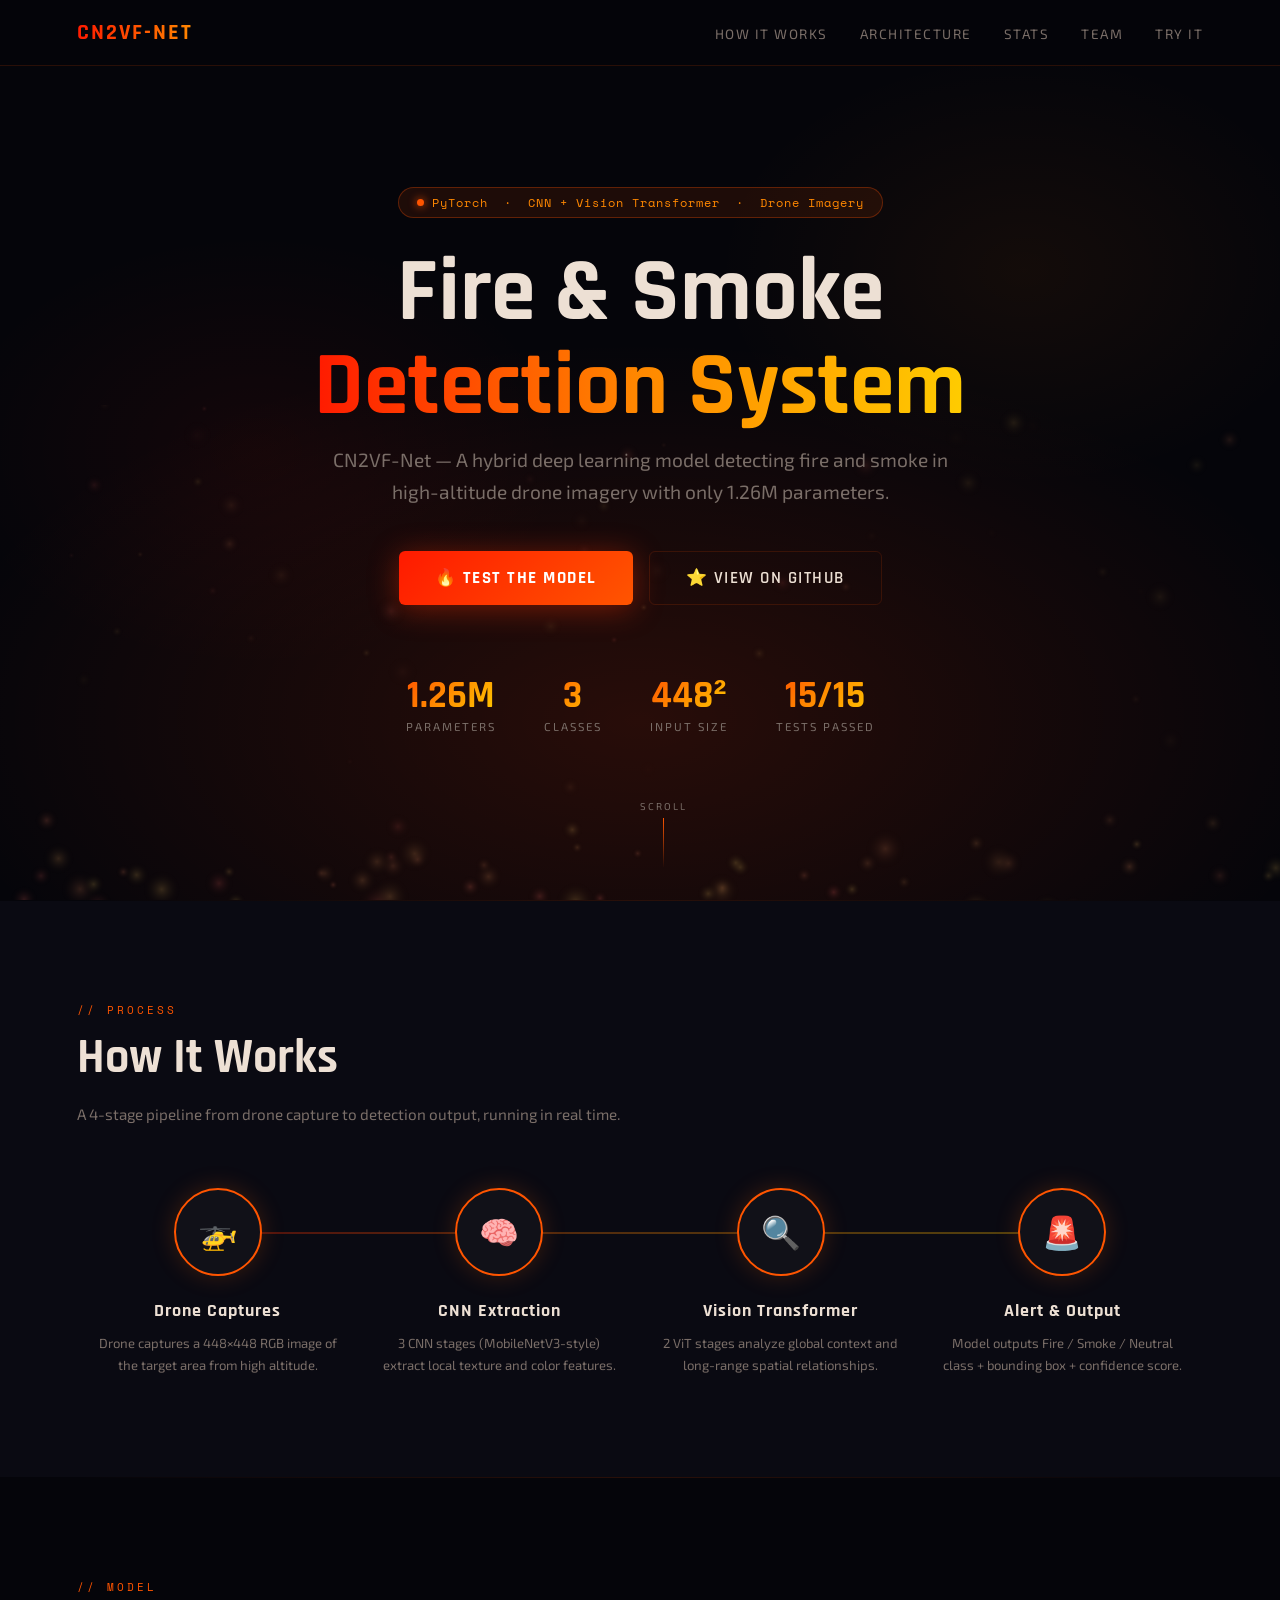
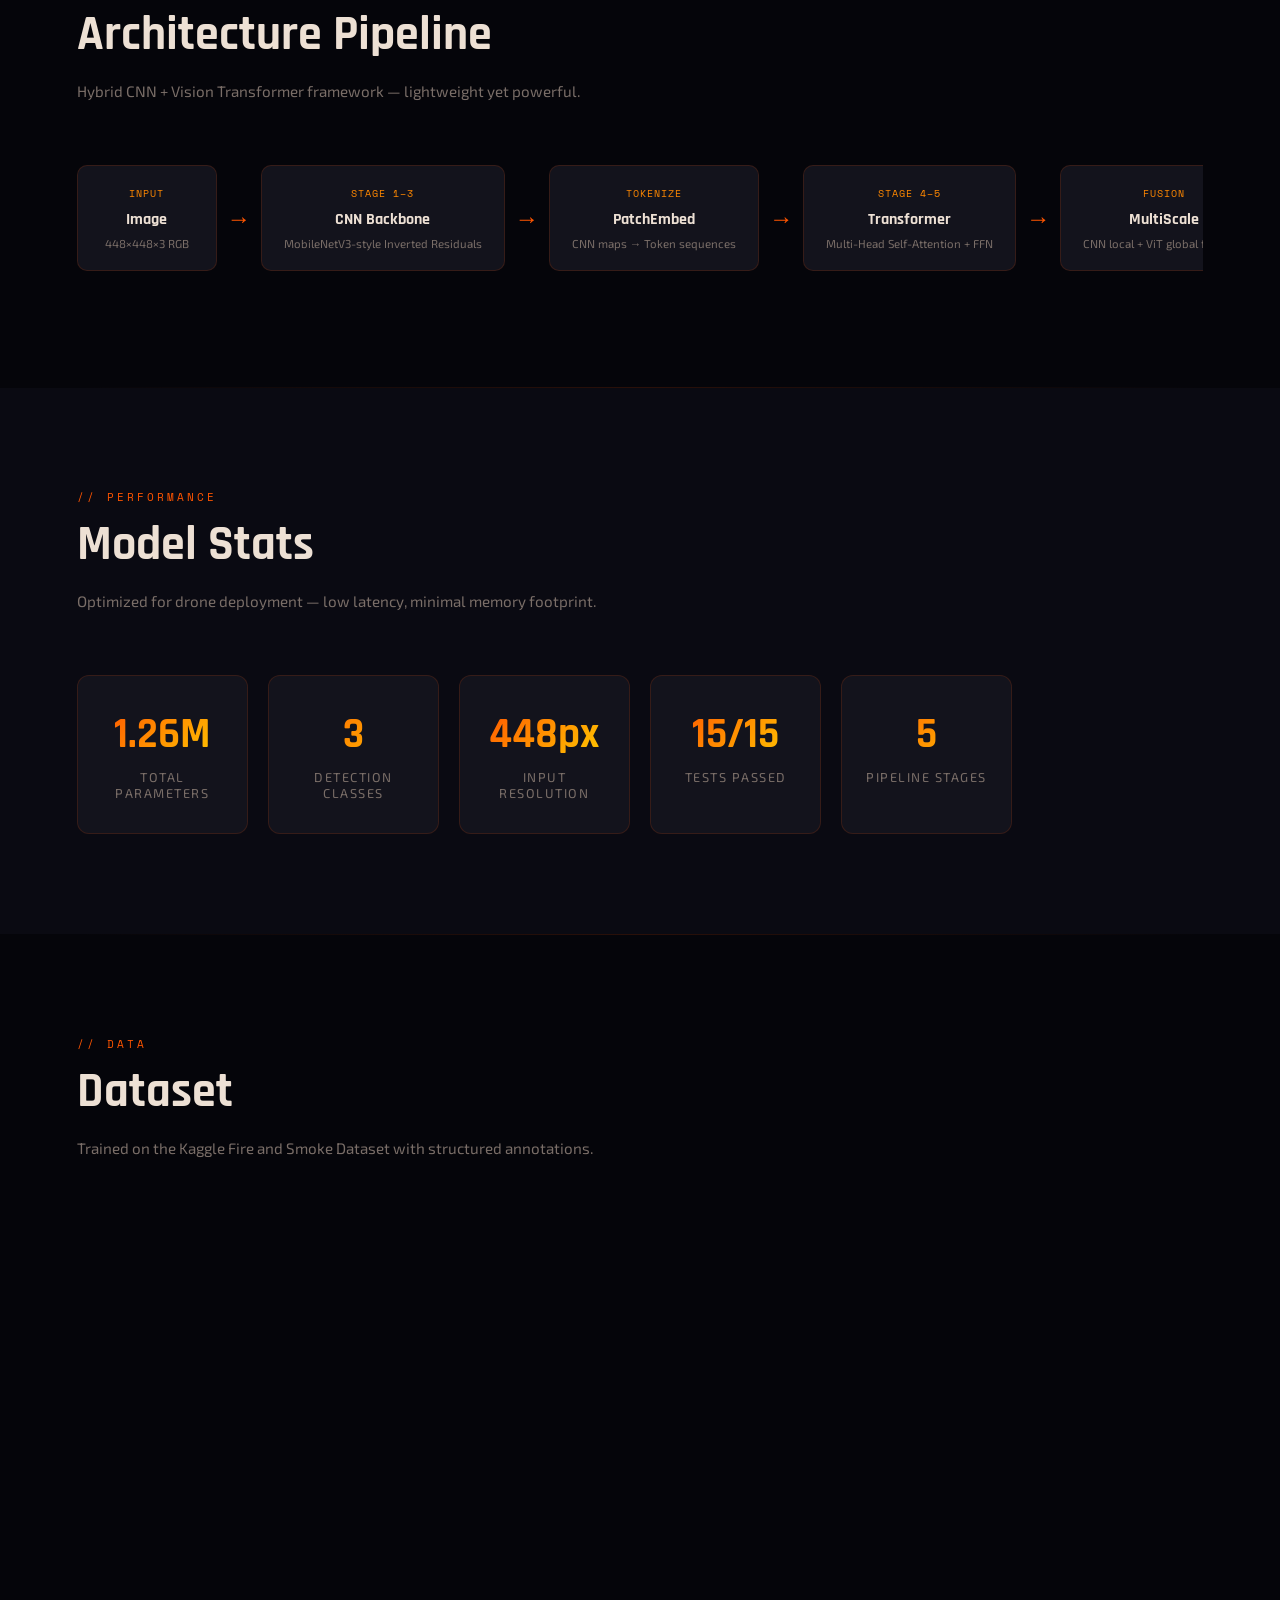
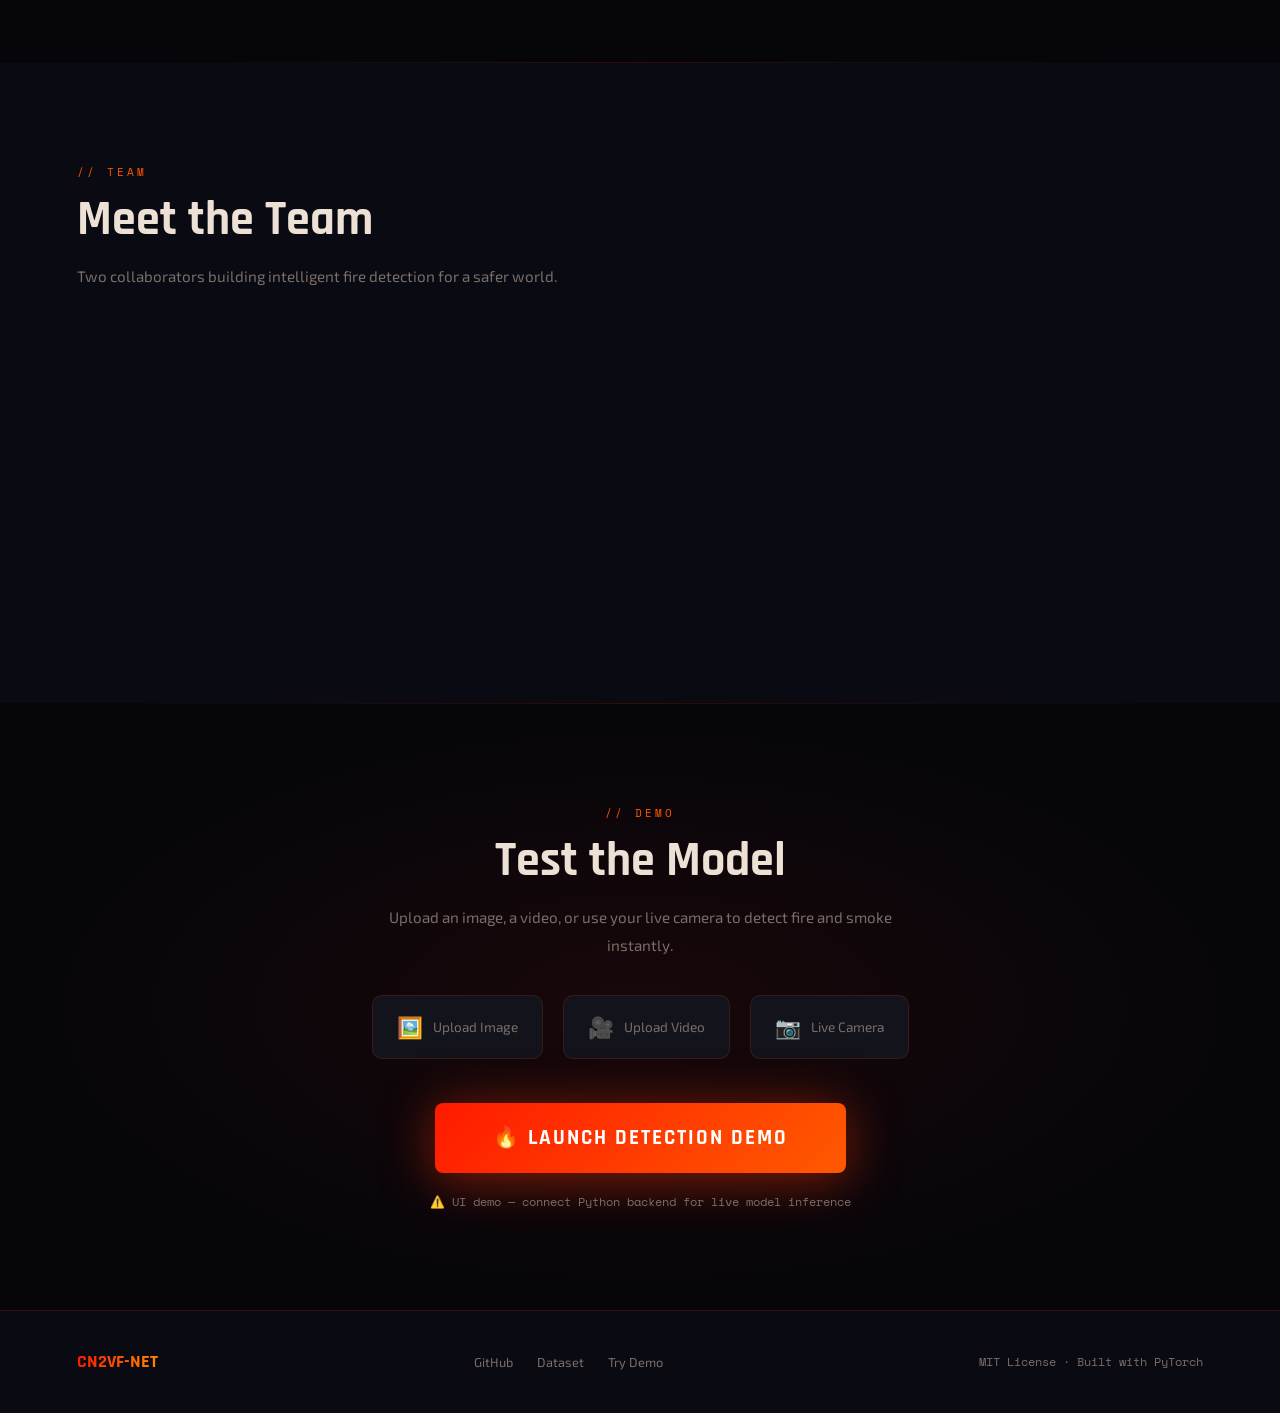
<file: Frontend/index/index.html>
<!DOCTYPE html>
<html lang="en">
<head>
<meta charset="UTF-8">
<meta name="viewport" content="width=device-width, initial-scale=1.0">
<title>CN2VF-Net | Fire & Smoke Detection</title>
<link href="https://fonts.googleapis.com/css2?family=Rajdhani:wght@500;600;700&family=Exo+2:wght@300;400;600;800;900&family=Space+Mono&display=swap" rel="stylesheet">
<link rel="stylesheet" href="index.css">
</head>
<body>

<nav>
  <div class="logo">CN2VF-NET</div>
  <ul class="nav-links">
    <li><a href="#how">How It Works</a></li>
    <li><a href="#architecture">Architecture</a></li>
    <li><a href="#stats">Stats</a></li>
    <li><a href="#team">Team</a></li>
    <li><a href="#test">Try It</a></li>
  </ul>
</nav>

<section class="hero">
  <div class="hero-bg"></div>
  <canvas id="fireCanvas"></canvas>
  <div class="hero-badge">
    <span class="badge-dot"></span>
    PyTorch &nbsp;·&nbsp; CNN + Vision Transformer &nbsp;·&nbsp; Drone Imagery
  </div>
  <h1>Fire & Smoke<br><span>Detection System</span></h1>
  <p class="hero-sub">CN2VF-Net — A hybrid deep learning model detecting fire and smoke in high-altitude drone imagery with only 1.26M parameters.</p>
  <div class="hero-btns">
    <a href="#test" class="btn-primary">🔥 Test the Model</a>
    <a href="https://github.com/SoudaHimavamsi/fire-detection-and-alert-system" target="_blank" class="btn-secondary">⭐ View on GitHub</a>
  </div>
  <div class="hero-stats">
    <div class="stat"><div class="stat-num">1.26M</div><div class="stat-label">Parameters</div></div>
    <div class="stat"><div class="stat-num">3</div><div class="stat-label">Classes</div></div>
    <div class="stat"><div class="stat-num">448²</div><div class="stat-label">Input Size</div></div>
    <div class="stat"><div class="stat-num">15/15</div><div class="stat-label">Tests Passed</div></div>
  </div>
  <div class="scroll-indicator">
    <div class="scroll-text">scroll</div>
    <div class="scroll-line"></div>
  </div>
</section>

<div class="divider"></div>

<section id="how">
  <div class="section-tag">// process</div>
  <h2 class="section-title">How It Works</h2>
  <p class="section-desc">A 4-stage pipeline from drone capture to detection output, running in real time.</p>
  <div class="steps">
    <div class="step"><div class="step-num">🚁</div><h3>Drone Captures</h3><p>Drone captures a 448×448 RGB image of the target area from high altitude.</p></div>
    <div class="step"><div class="step-num">🧠</div><h3>CNN Extraction</h3><p>3 CNN stages (MobileNetV3-style) extract local texture and color features.</p></div>
    <div class="step"><div class="step-num">🔍</div><h3>Vision Transformer</h3><p>2 ViT stages analyze global context and long-range spatial relationships.</p></div>
    <div class="step"><div class="step-num">🚨</div><h3>Alert & Output</h3><p>Model outputs Fire / Smoke / Neutral class + bounding box + confidence score.</p></div>
  </div>
</section>

<div class="divider"></div>

<section id="architecture">
  <div class="section-tag">// model</div>
  <h2 class="section-title">Architecture Pipeline</h2>
  <p class="section-desc">Hybrid CNN + Vision Transformer framework — lightweight yet powerful.</p>
  <div class="arch-pipeline">
    <div class="arch-block"><div class="arch-label">Input</div><div class="arch-name">Image</div><div class="arch-detail">448×448×3 RGB</div></div>
    <div class="arch-arrow">→</div>
    <div class="arch-block"><div class="arch-label">Stage 1–3</div><div class="arch-name">CNN Backbone</div><div class="arch-detail">MobileNetV3-style Inverted Residuals</div></div>
    <div class="arch-arrow">→</div>
    <div class="arch-block"><div class="arch-label">Tokenize</div><div class="arch-name">PatchEmbed</div><div class="arch-detail">CNN maps → Token sequences</div></div>
    <div class="arch-arrow">→</div>
    <div class="arch-block"><div class="arch-label">Stage 4–5</div><div class="arch-name">Transformer</div><div class="arch-detail">Multi-Head Self-Attention + FFN</div></div>
    <div class="arch-arrow">→</div>
    <div class="arch-block"><div class="arch-label">Fusion</div><div class="arch-name">MultiScale</div><div class="arch-detail">CNN local + ViT global features</div></div>
    <div class="arch-arrow">→</div>
    <div class="arch-block"><div class="arch-label">Output</div><div class="arch-name">Detection Head</div><div class="arch-detail">Class + BBox [x,y,w,h]</div></div>
  </div>
</section>

<div class="divider"></div>

<section id="stats">
  <div class="section-tag">// performance</div>
  <h2 class="section-title">Model Stats</h2>
  <p class="section-desc">Optimized for drone deployment — low latency, minimal memory footprint.</p>
  <div class="stats-grid">
    <div class="stat-card"><div class="stat-card-num">1.26M</div><div class="stat-card-label">Total Parameters</div></div>
    <div class="stat-card"><div class="stat-card-num">3</div><div class="stat-card-label">Detection Classes</div></div>
    <div class="stat-card"><div class="stat-card-num">448px</div><div class="stat-card-label">Input Resolution</div></div>
    <div class="stat-card"><div class="stat-card-num">15/15</div><div class="stat-card-label">Tests Passed</div></div>
    <div class="stat-card"><div class="stat-card-num">5</div><div class="stat-card-label">Pipeline Stages</div></div>
    <div class="stat-card"><div class="stat-card-num">MIT</div><div class="stat-card-label">License</div></div>
  </div>
</section>

<div class="divider"></div>

<section id="dataset">
  <div class="section-tag">// data</div>
  <h2 class="section-title">Dataset</h2>
  <p class="section-desc">Trained on the Kaggle Fire and Smoke Dataset with structured annotations.</p>
  <div class="dataset-grid">
    <div class="dataset-card">
      <h3>📦 Source</h3>
      <p>Kaggle Fire and Smoke Dataset by DataCluster Labs. Contains annotated fire and smoke images across diverse environments.</p>
      <div class="code-block">dataset_root/<br>├── images/<br>│ &nbsp; ├── train/<br>│ &nbsp; └── val/<br>└── annotations/<br>&nbsp; &nbsp; ├── train.json<br>&nbsp; &nbsp; └── val.json</div>
    </div>
    <div class="dataset-card">
      <h3>🏷️ Annotation Format</h3>
      <p>Each image is annotated with a class label and a bounding box in normalized [x, y, w, h] format.</p>
      <div class="code-block">{<br>&nbsp; "filename": "image_001.jpg",<br>&nbsp; "class": "fire",<br>&nbsp; "bbox": [x, y, w, h]<br>}</div>
    </div>
  </div>
</section>

<div class="divider"></div>

<section id="team">
  <div class="section-tag">// team</div>
  <h2 class="section-title">Meet the Team</h2>
  <p class="section-desc">Two collaborators building intelligent fire detection for a safer world.</p>
  <div class="team-grid" >
    <div class="team-card ">
      <div class="team-avatar">🔥</div>
      <div class="team-name" href ="" >MediatedFlame70</div>
      <div class="team-role">Model Developer</div>
      <div class="team-handle">@MediatedFlame70</div>
    </div>
    <div class="team-card">
      <div class="team-avatar">💻</div>
      <div class="team-name">SoudaHimavamsi</div>
      <div class="team-role">Web Developer</div>
      <div class="team-handle">@SoudaHimavamsi</div>
    </div>
  </div>
</section>

<div class="divider"></div>

<section id="test">
  <div class="test-inner">
    <div class="section-tag" style="text-align:center;">// demo</div>
    <h2 class="section-title" style="text-align:center;">Test the Model</h2>
    <p class="section-desc" style="text-align:center;margin:0 auto 36px;">Upload an image, a video, or use your live camera to detect fire and smoke instantly.</p>
    <div class="test-features">
      <div class="test-feature"><span>🖼️</span> Upload Image</div>
      <div class="test-feature"><span>🎥</span> Upload Video</div>
      <div class="test-feature"><span>📷</span> Live Camera</div>
    </div>
    <a href="../test/test.html" class="test-btn">🔥 Launch Detection Demo</a>
    <p class="test-note">⚠️ UI demo — connect Python backend for live model inference</p>
  </div>
</section>

<footer>
  <div class="footer-logo">CN2VF-NET</div>
  <div class="footer-links">
    <a href="https://github.com/SoudaHimavamsi/fire-detection-and-alert-system" target="_blank">GitHub</a>
    <a href="https://www.kaggle.com/datasets/dataclusterlabs/fire-and-smoke-dataset" target="_blank">Dataset</a>
    <a href="../test/test.html">Try Demo</a>
  </div>
  <div class="footer-copy">MIT License · Built with PyTorch</div>
</footer>

<script src="index.js"></script>
</body>
</html>
</file>
<file: Frontend/index/index.css>
:root {
  --fire1: #ff1a00; --fire2: #ff5500; --fire3: #ff8800; --fire4: #ffcc00;
  --dark: #05050a; --dark2: #0a0a12; --dark3: #111118;
  --card: #13131c; --border: rgba(255,80,0,0.15);
  --text: #ede0d4; --muted: #7a6e68;
}
*, *::before, *::after { box-sizing: border-box; margin: 0; padding: 0; }
html { scroll-behavior: smooth; }
body {
  background: var(--dark);
  color: var(--text);
  font-family: 'Exo 2', sans-serif;
  overflow-x: hidden;
}

/* NAV */
nav {
  position: fixed; top: 0; left: 0; right: 0;
  z-index: 100;
  display: flex; align-items: center; justify-content: space-between;
  padding: 18px 6vw;
  background: rgba(5,5,10,0.88);
  backdrop-filter: blur(14px);
  border-bottom: 1px solid var(--border);
}
.logo {
  font-family: 'Rajdhani', sans-serif;
  font-size: 1.4rem; font-weight: 700;
  background: linear-gradient(90deg, var(--fire1), var(--fire3));
  -webkit-background-clip: text; -webkit-text-fill-color: transparent;
  letter-spacing: 2px;
}
.nav-links { display: flex; gap: 32px; list-style: none; }
.nav-links a {
  color: var(--muted); text-decoration: none;
  font-size: 0.85rem; letter-spacing: 1.5px; text-transform: uppercase;
  transition: color 0.2s;
}
.nav-links a:hover { color: var(--fire3); }

/* HERO */
.hero {
  min-height: 100vh;
  display: flex; flex-direction: column;
  align-items: center; justify-content: center;
  text-align: center;
  padding: 120px 6vw 100px;
  position: relative; overflow: hidden;
}
.hero-bg {
  position: absolute; inset: 0;
  background:
    radial-gradient(ellipse 80% 60% at 50% 80%, rgba(255,60,0,0.14) 0%, transparent 70%),
    radial-gradient(ellipse 40% 40% at 20% 50%, rgba(255,30,0,0.06) 0%, transparent 60%),
    radial-gradient(ellipse 40% 40% at 80% 30%, rgba(255,120,0,0.06) 0%, transparent 60%);
}
#fireCanvas {
  position: absolute; bottom: 0; left: 0;
  width: 100%; height: 55%;
  opacity: 0.35; pointer-events: none;
}
.hero-badge {
  display: inline-flex; align-items: center; gap: 8px;
  background: rgba(255,80,0,0.1);
  border: 1px solid rgba(255,80,0,0.3);
  border-radius: 50px;
  padding: 6px 18px; margin-bottom: 28px;
  font-family: 'Space Mono', monospace;
  font-size: 0.72rem; color: var(--fire3); letter-spacing: 1px;
  animation: fadeUp 0.8s ease both;
  position: relative; z-index: 2;
}
.badge-dot {
  width: 7px; height: 7px; border-radius: 50%;
  background: var(--fire2); box-shadow: 0 0 8px var(--fire2);
  animation: pulse 1.4s infinite;
}
@keyframes pulse { 0%,100%{opacity:1;transform:scale(1)} 50%{opacity:0.5;transform:scale(1.4)} }

.hero h1 {
  font-family: 'Rajdhani', sans-serif;
  font-size: clamp(2.8rem, 7vw, 6rem);
  font-weight: 700; line-height: 1.05; margin-bottom: 10px;
  animation: fadeUp 0.9s 0.1s ease both;
  position: relative; z-index: 2;
}
.hero h1 span {
  background: linear-gradient(90deg, var(--fire1), var(--fire3), var(--fire4));
  -webkit-background-clip: text; -webkit-text-fill-color: transparent;
}
.hero-sub {
  font-size: clamp(0.95rem, 2vw, 1.2rem);
  color: var(--muted); max-width: 620px;
  line-height: 1.7; margin: 0 auto 42px;
  animation: fadeUp 1s 0.2s ease both;
  position: relative; z-index: 2;
}
.hero-btns {
  display: flex; gap: 16px; flex-wrap: wrap; justify-content: center;
  animation: fadeUp 1s 0.35s ease both;
  position: relative; z-index: 2;
}
.btn-primary {
  display: inline-flex; align-items: center; gap: 10px;
  background: linear-gradient(135deg, var(--fire1), var(--fire2));
  color: #fff; text-decoration: none;
  padding: 15px 36px; border-radius: 6px;
  font-family: 'Rajdhani', sans-serif;
  font-size: 1.05rem; font-weight: 700; letter-spacing: 1.5px; text-transform: uppercase;
  box-shadow: 0 4px 30px rgba(255,50,0,0.4);
  transition: all 0.25s; border: none; cursor: pointer;
}
.btn-primary:hover { transform: translateY(-3px); box-shadow: 0 8px 40px rgba(255,50,0,0.6); }

.btn-secondary {
  display: inline-flex; align-items: center; gap: 10px;
  background: transparent; border: 1px solid var(--border);
  color: var(--text); text-decoration: none;
  padding: 15px 36px; border-radius: 6px;
  font-family: 'Rajdhani', sans-serif;
  font-size: 1.05rem; font-weight: 600; letter-spacing: 1.5px; text-transform: uppercase;
  transition: all 0.25s; cursor: pointer;
}
.btn-secondary:hover { border-color: var(--fire2); color: var(--fire2); transform: translateY(-3px); }

.hero-stats {
  display: flex; gap: 48px; flex-wrap: wrap;
  justify-content: center; margin-top: 72px;
  animation: fadeUp 1s 0.5s ease both;
  position: relative; z-index: 2;
}
.stat { text-align: center; }
.stat-num {
  font-family: 'Rajdhani', sans-serif; font-size: 2.4rem; font-weight: 700;
  background: linear-gradient(135deg, var(--fire2), var(--fire4));
  -webkit-background-clip: text; -webkit-text-fill-color: transparent; line-height: 1;
}
.stat-label { font-size: 0.72rem; color: var(--muted); letter-spacing: 2px; text-transform: uppercase; margin-top: 4px; }

@keyframes fadeUp { from{opacity:0;transform:translateY(24px)} to{opacity:1;transform:translateY(0)} }

.scroll-indicator {
  position: absolute; bottom: 32px; left: 50%; transform: translateX(-50%);
  display: flex; flex-direction: column; align-items: center; gap: 6px;
  animation: fadeUp 1s 1s ease both; z-index: 2;
}
.scroll-line {
  width: 1px; height: 50px;
  background: linear-gradient(to bottom, var(--fire2), transparent);
  animation: scrollLine 1.5s infinite;
}
@keyframes scrollLine { 0%{transform:scaleY(0);transform-origin:top} 50%{transform:scaleY(1);transform-origin:top} 51%{transform-origin:bottom} 100%{transform:scaleY(0);transform-origin:bottom} }
.scroll-text { font-size: 0.62rem; color: var(--muted); letter-spacing: 2px; text-transform: uppercase; }

/* SECTIONS */
section { padding: 100px 6vw; position: relative; }
.section-tag {
  font-family: 'Space Mono', monospace; font-size: 0.7rem;
  color: var(--fire2); letter-spacing: 3px; text-transform: uppercase; margin-bottom: 14px;
}
.section-title {
  font-family: 'Rajdhani', sans-serif;
  font-size: clamp(2rem, 4vw, 3rem); font-weight: 700; margin-bottom: 16px; line-height: 1.1;
}
.section-desc { color: var(--muted); max-width: 560px; line-height: 1.8; font-size: 0.95rem; }
.divider {
  height: 1px;
  background: linear-gradient(90deg, transparent, var(--border), transparent);
  margin: 0 6vw;
}

/* HOW IT WORKS */
#how { background: var(--dark2); }
.steps {
  display: grid; grid-template-columns: repeat(auto-fit, minmax(200px, 1fr));
  gap: 0; margin-top: 60px; position: relative;
}
.steps::before {
  content: '';
  position: absolute; top: 44px; left: 10%; right: 10%; height: 2px;
  background: linear-gradient(90deg, var(--fire1), var(--fire3), var(--fire4));
  opacity: 0.3;
}
.step { text-align: center; padding: 0 20px; opacity: 0; transform: translateY(20px); transition: all 0.5s ease; }
.step.visible { opacity: 1; transform: translateY(0); }
.step-num {
  width: 88px; height: 88px; border-radius: 50%;
  background: var(--dark3); border: 2px solid var(--fire2);
  display: flex; align-items: center; justify-content: center;
  margin: 0 auto 24px; font-size: 2rem;
  box-shadow: 0 0 24px rgba(255,100,0,0.2); position: relative; z-index: 1;
}
.step h3 { font-family: 'Rajdhani', sans-serif; font-size: 1.1rem; font-weight: 700; letter-spacing: 1px; margin-bottom: 10px; }
.step p { font-size: 0.82rem; color: var(--muted); line-height: 1.7; }

/* ARCHITECTURE */
.arch-pipeline {
  margin-top: 60px; display: flex; align-items: center;
  gap: 0; overflow-x: auto; padding-bottom: 16px;
}
.arch-block {
  flex-shrink: 0; background: var(--card); border: 1px solid var(--border);
  border-radius: 10px; padding: 20px 22px; text-align: center; min-width: 140px;
  opacity: 0; transform: translateX(-20px); transition: all 0.5s ease;
}
.arch-block.visible { opacity: 1; transform: translateX(0); }
.arch-block:hover { border-color: var(--fire2); box-shadow: 0 0 20px rgba(255,80,0,0.15); }
.arch-arrow { color: var(--fire2); font-size: 1.5rem; padding: 0 10px; flex-shrink: 0; }
.arch-label { font-family: 'Space Mono', monospace; font-size: 0.62rem; color: var(--fire3); letter-spacing: 1px; text-transform: uppercase; margin-bottom: 8px; }
.arch-name { font-family: 'Rajdhani', sans-serif; font-size: 1rem; font-weight: 700; margin-bottom: 6px; }
.arch-detail { font-size: 0.72rem; color: var(--muted); }

/* STATS */
#stats { background: var(--dark2); }
.stats-grid { display: grid; grid-template-columns: repeat(auto-fit, minmax(160px, 1fr)); gap: 20px; margin-top: 60px; }
.stat-card {
  background: var(--card); border: 1px solid var(--border);
  border-radius: 12px; padding: 32px 24px; text-align: center;
  transition: all 0.3s; opacity: 0; transform: translateY(16px);
}
.stat-card.visible { opacity: 1; transform: translateY(0); }
.stat-card:hover { border-color: var(--fire2); box-shadow: 0 0 30px rgba(255,80,0,0.12); transform: translateY(-4px); }
.stat-card-num {
  font-family: 'Rajdhani', sans-serif; font-size: 2.6rem; font-weight: 700;
  background: linear-gradient(135deg, var(--fire2), var(--fire4));
  -webkit-background-clip: text; -webkit-text-fill-color: transparent; margin-bottom: 8px;
}
.stat-card-label { font-size: 0.8rem; color: var(--muted); letter-spacing: 1.5px; text-transform: uppercase; }

/* DATASET */
.dataset-grid { display: grid; grid-template-columns: 1fr 1fr; gap: 20px; margin-top: 60px; }
.dataset-card {
  background: var(--card); border: 1px solid var(--border);
  border-radius: 12px; padding: 30px;
  opacity: 0; transform: translateY(16px); transition: all 0.5s;
}
.dataset-card.visible { opacity: 1; transform: translateY(0); }
.dataset-card h3 { font-family: 'Rajdhani', sans-serif; font-size: 1.1rem; font-weight: 700; color: var(--fire3); margin-bottom: 14px; letter-spacing: 1px; }
.dataset-card p { font-size: 0.85rem; color: var(--muted); line-height: 1.8; }
.code-block {
  background: #0a0a0f; border: 1px solid rgba(255,80,0,0.1);
  border-radius: 8px; padding: 16px 20px; margin-top: 14px;
  font-family: 'Space Mono', monospace; font-size: 0.72rem;
  color: var(--fire3); line-height: 1.8; overflow-x: auto;
}

/* TEAM */
#team { background: var(--dark2); }
.team-grid { display: flex; gap: 30px; flex-wrap: wrap; justify-content: center; margin-top: 60px; }
.team-card {
  background: var(--card); border: 1px solid var(--border);
  border-radius: 16px; padding: 40px 36px; text-align: center; min-width: 220px;
  transition: all 0.3s; opacity: 0; transform: translateY(20px);
}
.team-card.visible { opacity: 1; transform: translateY(0); }
.team-card:hover { border-color: var(--fire2); box-shadow: 0 0 40px rgba(255,80,0,0.15); transform: translateY(-6px); }
.team-avatar {
  width: 80px; height: 80px; border-radius: 50%;
  background: linear-gradient(135deg, var(--fire1), var(--fire3));
  display: flex; align-items: center; justify-content: center;
  font-size: 2rem; margin: 0 auto 20px;
  box-shadow: 0 0 24px rgba(255,80,0,0.3);
}
.team-name { font-family: 'Rajdhani', sans-serif; font-size: 1.2rem; font-weight: 700; margin-bottom: 6px; }
.team-role { font-size: 0.78rem; color: var(--fire3); letter-spacing: 1.5px; text-transform: uppercase; }
.team-handle { font-size: 0.75rem; color: var(--muted); margin-top: 8px; font-family: 'Space Mono', monospace; }

/* TEST SECTION */
#test {
  background: radial-gradient(ellipse at center, rgba(255,40,0,0.08) 0%, transparent 70%), var(--dark);
  text-align: center;
}
.test-inner { max-width: 680px; margin: 0 auto; }
.test-btn {
  display: inline-flex; align-items: center; gap: 14px;
  background: linear-gradient(135deg, var(--fire1), var(--fire2), var(--fire3));
  background-size: 200%;
  color: #fff; text-decoration: none;
  padding: 22px 58px; border-radius: 8px;
  font-family: 'Rajdhani', sans-serif;
  font-size: 1.3rem; font-weight: 700; letter-spacing: 2px; text-transform: uppercase;
  box-shadow: 0 6px 50px rgba(255,50,0,0.5);
  transition: all 0.3s; animation: shimmer 2.5s infinite linear; border: none; cursor: pointer;
}
@keyframes shimmer { 0%{background-position:0%} 100%{background-position:200%} }
.test-btn:hover { transform: translateY(-5px) scale(1.04); box-shadow: 0 12px 60px rgba(255,50,0,0.7); }
.test-note { margin-top: 20px; font-size: 0.75rem; color: var(--muted); font-family: 'Space Mono', monospace; }
.test-features { display: flex; gap: 20px; flex-wrap: wrap; justify-content: center; margin-bottom: 44px; }
.test-feature {
  background: var(--card); border: 1px solid var(--border);
  border-radius: 10px; padding: 18px 24px;
  font-size: 0.85rem; color: var(--muted);
  display: flex; align-items: center; gap: 10px;
}
.test-feature span { font-size: 1.3rem; }

/* FOOTER */
footer {
  background: var(--dark2); border-top: 1px solid var(--border);
  padding: 40px 6vw;
  display: flex; align-items: center; justify-content: space-between; flex-wrap: wrap; gap: 20px;
}
.footer-logo { font-family: 'Rajdhani', sans-serif; font-size: 1.1rem; font-weight: 700; background: linear-gradient(90deg, var(--fire1), var(--fire3)); -webkit-background-clip: text; -webkit-text-fill-color: transparent; }
.footer-links { display: flex; gap: 24px; }
.footer-links a { color: var(--muted); text-decoration: none; font-size: 0.8rem; transition: color 0.2s; }
.footer-links a:hover { color: var(--fire3); }
.footer-copy { font-size: 0.75rem; color: var(--muted); font-family: 'Space Mono', monospace; }

/* RESPONSIVE */
@media(max-width:768px) {
  .steps::before { display: none; }
  .nav-links { display: none; }
  .dataset-grid { grid-template-columns: 1fr; }
  footer { flex-direction: column; text-align: center; }
}
</file>
